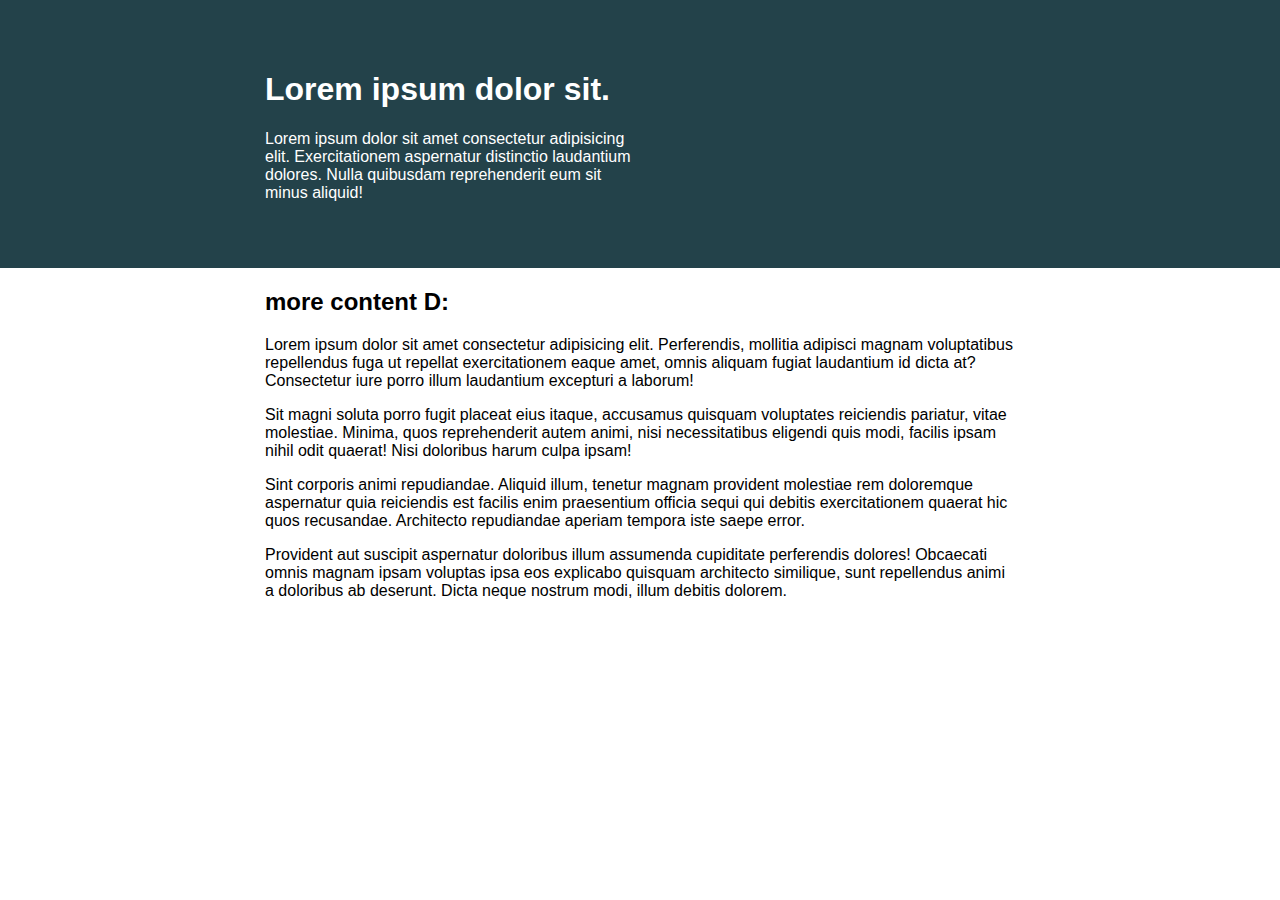
<file: project-1/index.html>
<!DOCTYPE html>
<html lang="en">
  <head>
    <meta charset="UTF-8" />
    <meta name="viewport" content="width=device-width, initial-scale=1.0" />
    <title>Day 01</title>

    <link rel="stylesheet" href="style.css" />
  </head>
  <body>
    <div class="wrapper">
      <div class="container">
        <div class="intro-content">
          <h1>Lorem ipsum dolor sit.</h1>
          <p>
            Lorem ipsum dolor sit amet consectetur adipisicing elit.
            Exercitationem aspernatur distinctio laudantium dolores. Nulla
            quibusdam reprehenderit eum sit minus aliquid!
          </p>
        </div>
      </div>
    </div>
    <div class="container">
      <h2>more content D:</h2>
      <p>
        Lorem ipsum dolor sit amet consectetur adipisicing elit. Perferendis,
        mollitia adipisci magnam voluptatibus repellendus fuga ut repellat
        exercitationem eaque amet, omnis aliquam fugiat laudantium id dicta at?
        Consectetur iure porro illum laudantium excepturi a laborum!
      </p>
      <p>
        Sit magni soluta porro fugit placeat eius itaque, accusamus quisquam
        voluptates reiciendis pariatur, vitae molestiae. Minima, quos
        reprehenderit autem animi, nisi necessitatibus eligendi quis modi,
        facilis ipsam nihil odit quaerat! Nisi doloribus harum culpa ipsam!
      </p>
      <p>
        Sint corporis animi repudiandae. Aliquid illum, tenetur magnam provident
        molestiae rem doloremque aspernatur quia reiciendis est facilis enim
        praesentium officia sequi qui debitis exercitationem quaerat hic quos
        recusandae. Architecto repudiandae aperiam tempora iste saepe error.
      </p>
      <p>
        Provident aut suscipit aspernatur doloribus illum assumenda cupiditate
        perferendis dolores! Obcaecati omnis magnam ipsam voluptas ipsa eos
        explicabo quisquam architecto similique, sunt repellendus animi a
        doloribus ab deserunt. Dicta neque nostrum modi, illum debitis dolorem.
      </p>
    </div>
  </body>
</html>
</file>
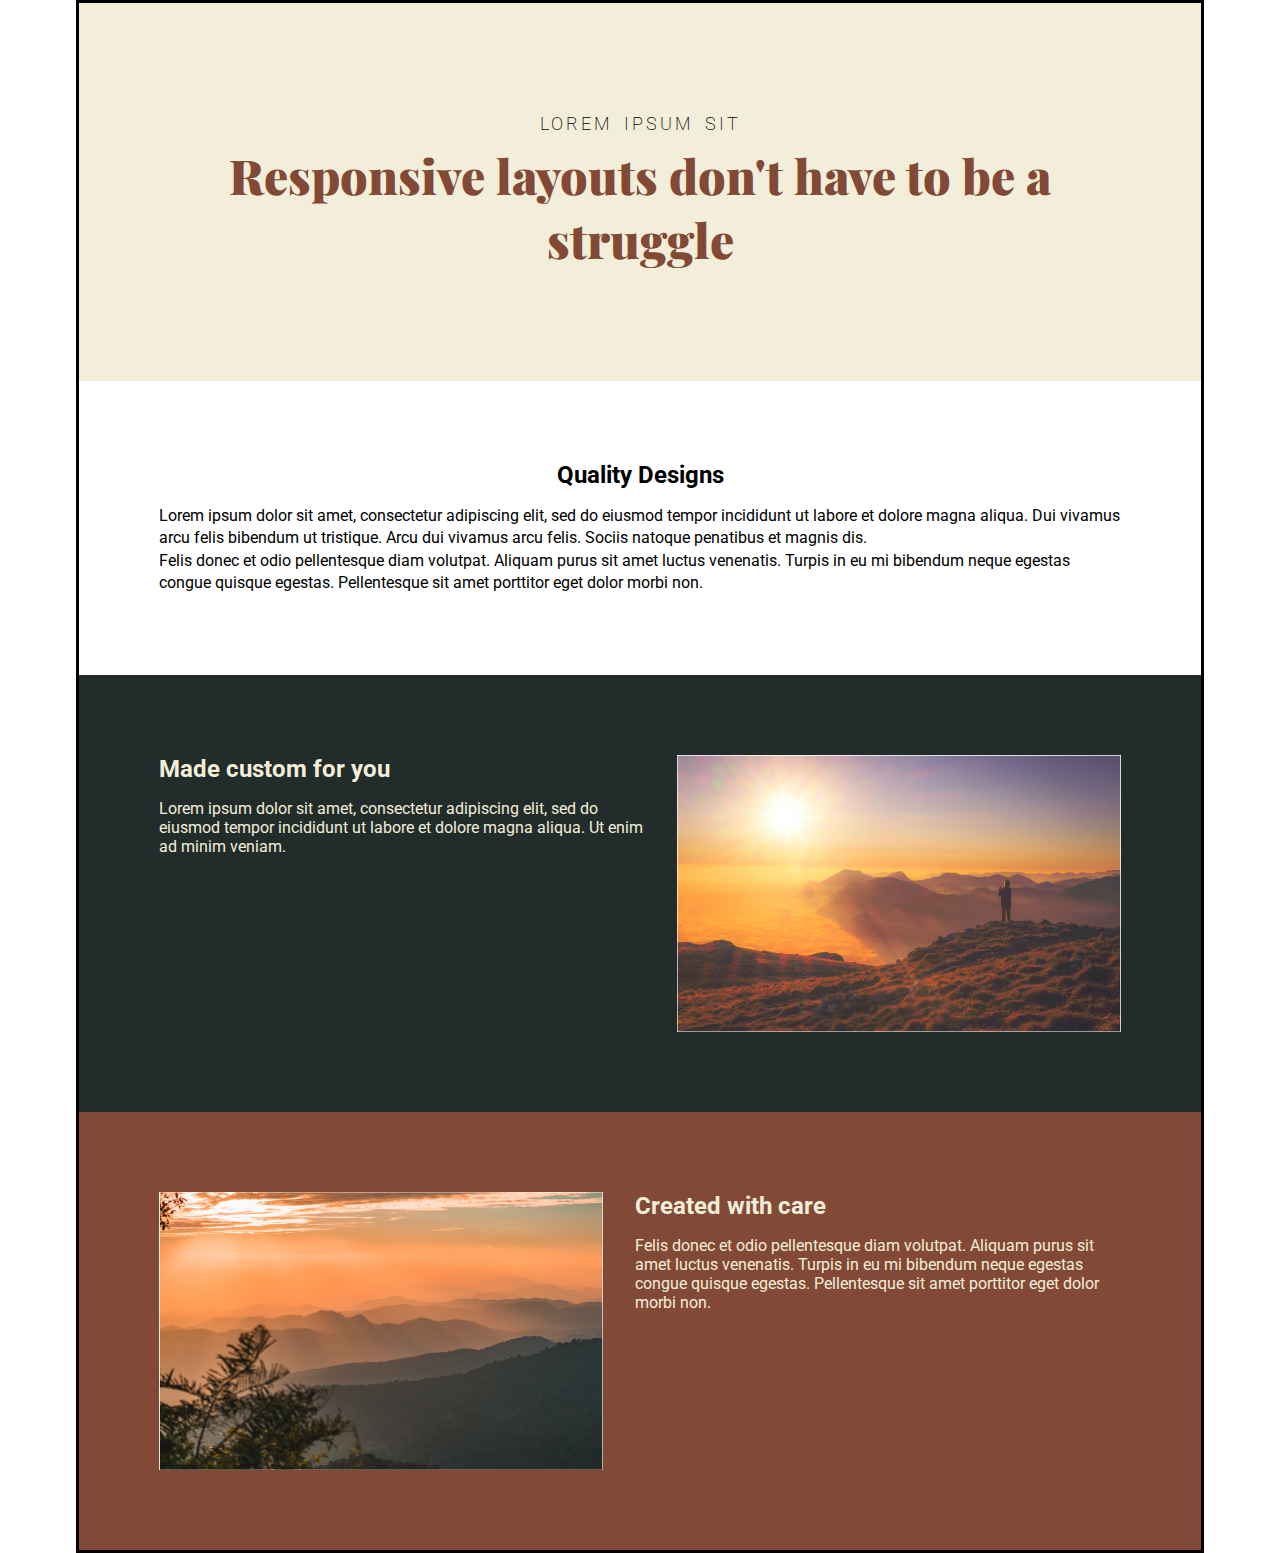
<file: project-4/index.html>
<!DOCTYPE html>
<html lang="en">
  <head>
    <meta charset="UTF-8" />
    <meta http-equiv="X-UA-Compatible" content="IE=edge" />
    <meta name="viewport" content="width=device-width, initial-scale=1.0" />
    <link
      href="https://fonts.googleapis.com/css2?family=Roboto:wght@100;300;400;500;700;900&display=swap"
      rel="stylesheet"
    />
    <link
      href="https://fonts.googleapis.com/css2?family=Playfair+Display:wght@900&display=swap"
      rel="stylesheet"
    />
    <link rel="stylesheet" href="style.css" />
    <title>Project-4</title>
  </head>
  <body>
    <div class="container">
      <header class="hero">
        <p class="hero__text--top">Lorem Ipsum Sit</p>
        <h1 class="hero__text">
          Responsive layouts don't have to be a struggle
        </h1>
      </header>
      <main class="main">
        <div class="main__heading">
          <h2>Quality Designs</h2>
        </div>
        <main class="main__content">
          <p>
            Lorem ipsum dolor sit amet, consectetur adipiscing elit, sed do
            eiusmod tempor incididunt ut labore et dolore magna aliqua. Dui
            vivamus arcu felis bibendum ut tristique. Arcu dui vivamus arcu
            felis. Sociis natoque penatibus et magnis dis.
          </p>
          <p>
            Felis donec et odio pellentesque diam volutpat. Aliquam purus sit
            amet luctus venenatis. Turpis in eu mi bibendum neque egestas congue
            quisque egestas. Pellentesque sit amet porttitor eget dolor morbi
            non.
          </p>
        </main>
      </main>
      <section class="bottom__section">
        <div class="bottom__section--content--one">
          <div class="bottom__section--content">
            <div class="bottom__section--title">
              <h2>Made custom for you</h2>
            </div>
            <p>
              Lorem ipsum dolor sit amet, consectetur adipiscing elit, sed do
              eiusmod tempor incididunt ut labore et dolore magna aliqua. Ut
              enim ad minim veniam.
            </p>
          </div>
          <div class="bottom__section--image1">
            <img src="img/image-01.jpg" alt="man watching sunrise on hill" />
          </div>
        </div>
        <div class="bottom__section--content--two">
          <div class="bottom__section--image2">
            <img src="img/image-02.jpg" alt="sunset over hills" />
          </div>
          <div class="bottom__section--content">
            <div class="bottom__section--title">
              <h2>Created with care</h2>
            </div>
            <p>
              Felis donec et odio pellentesque diam volutpat. Aliquam purus sit
              amet luctus venenatis. Turpis in eu mi bibendum neque egestas
              congue quisque egestas. Pellentesque sit amet porttitor eget dolor
              morbi non.
            </p>
          </div>
        </div>
      </section>
    </div>
  </body>
</html>
</file>
<file: project-1/style.css>
/* INSTRUCTIONS
 *
 * 1) Keep the text inside .intro-content
 *    in the same place, but have the background
 *    extend from one side of the viewport
 *    to the other, no matter how wide or narrow
 *    the browser is.
 *
 * 2) Limit the maximum width of the text in the
 *    bottom area.
 *
 * You may modify the HTML if needed
 * (you probably should for this challenge)
 *
 */

* {
  box-sizing: border-box;
}

body {
  margin: 0;
  font-family: sans-serif;
}
.wrapper {
  background: #23424a;
  color: white;
  padding: 50px 0;
}
.container {
  width: 80%;
  max-width: 750px;
  margin: 0 auto;
}

.intro-content {
  width: 50%;
}
</file>
<file: project-4/style.css>
*,
*::before,
*::after {
  margin: 0;
  padding: 0;
  box-sizing: border-box;
}

body {
  font-family: "Roboto", sans-serif;
}

img {
  display: flex;
}

.container {
  max-width: 1128px;
  margin: 0 auto;
  border: 3px solid black;
}

/* !Hero */
.hero {
  background-color: #f3eed9;
  padding: 110px;
  text-align: center;
  display: flex;
  flex-direction: column;
  justify-content: center;
  align-items: center;
}

.hero__text--top {
  text-transform: uppercase;
  word-spacing: 5px;
  letter-spacing: 3px;
  margin-bottom: 0.5em;
  font-size: 1.125rem;
  font-weight: 200;
}

.hero__text {
  color: #824936;
  font-family: "Playfair Display", serif;
  font-size: 3rem;
  font-weight: 900;
  text-align: center;
}

/* !Main */
.main {
  padding: 5rem;
}

.main__heading {
  display: flex;
  justify-content: center;
  margin-bottom: 1em;
}

.main__content {
  gap: 2em;
  font-size: 1rem;
  line-height: 1.4;
  font-weight: regular;
}

/* !Bottom section */
.bottom__section {
  color: #F3EED9;
  display: flex;
  flex-direction: column;
}


.bottom__section--content--one {
  padding: 5rem;
  display: flex;
  gap: 2em;
  background-color: #222C2A;
}

.bottom__section--content--two {
  background-color: #824936;
  padding: 5rem;
  display: flex;
  gap: 2em;
}


.bottom__section--title {
  margin-bottom: 1em;
}

.bottom__section--content {
  display: flex;
  flex-direction: column;
}
</file>
